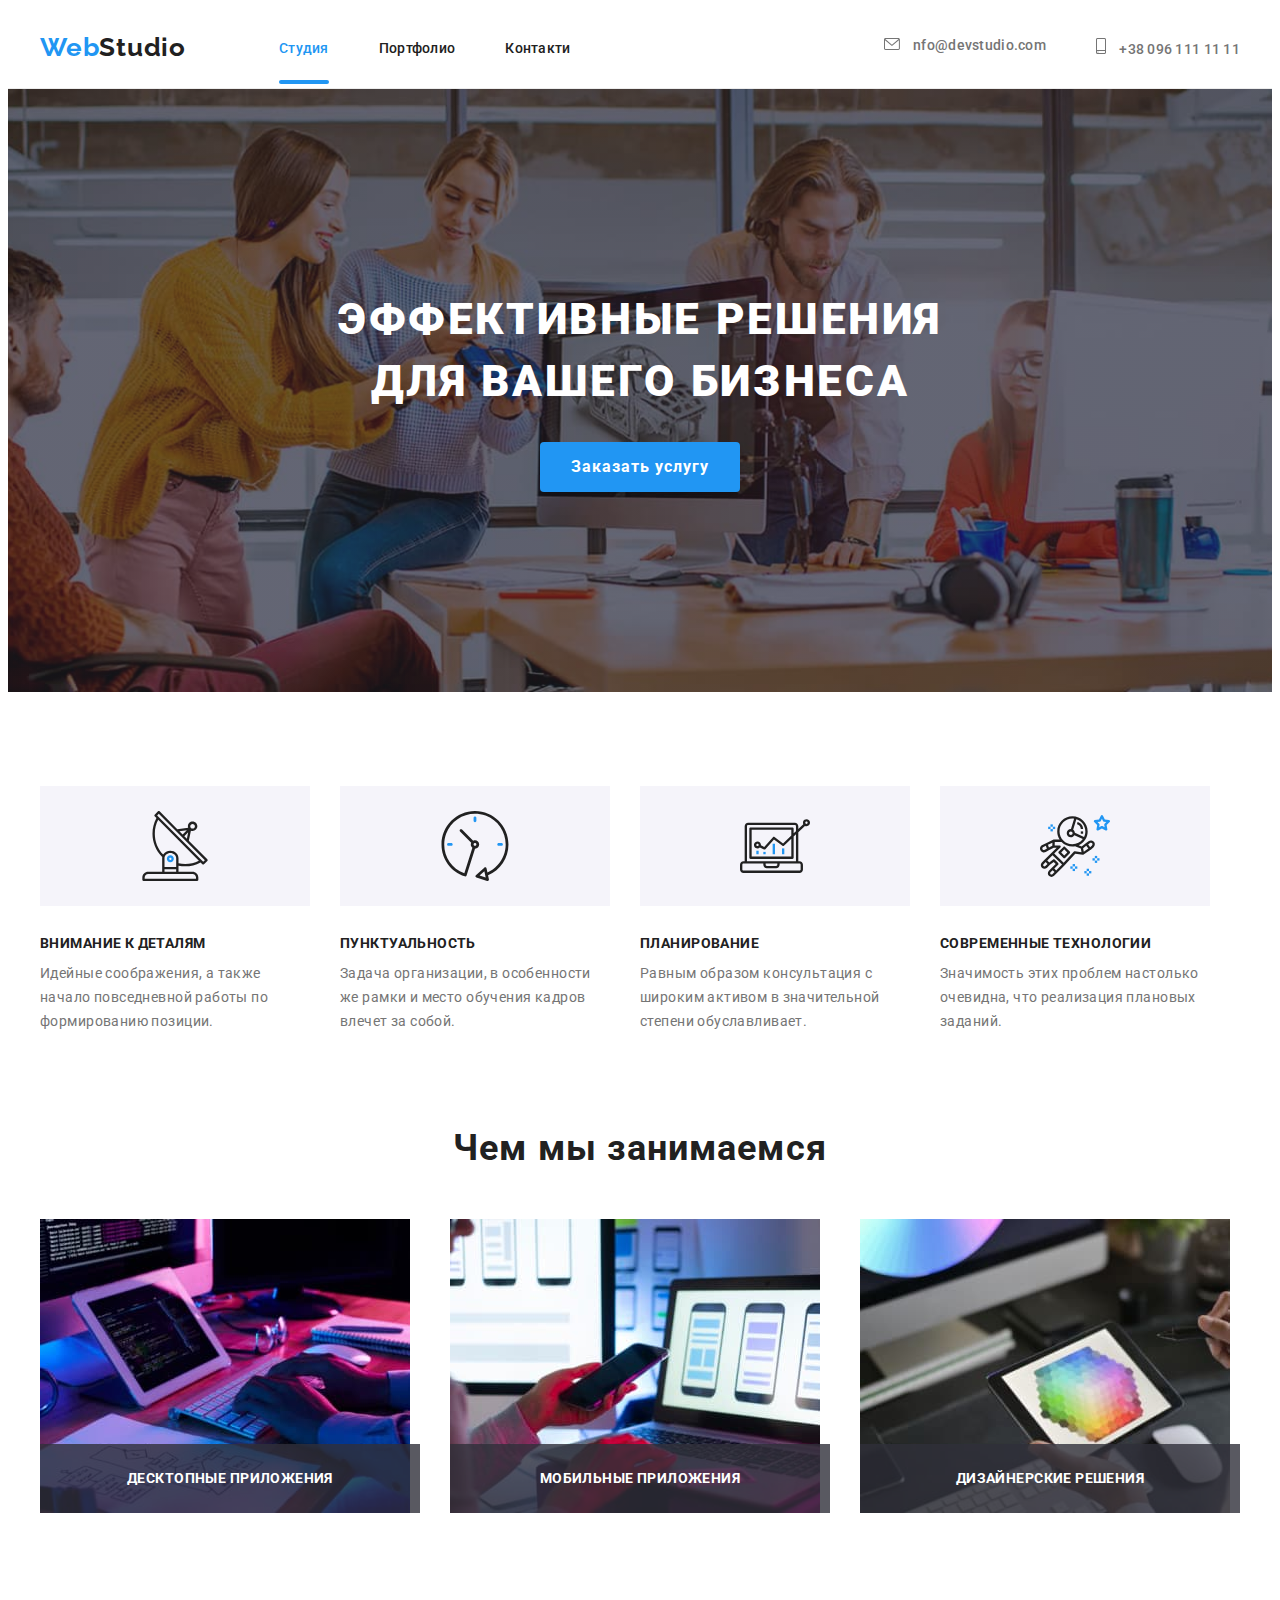
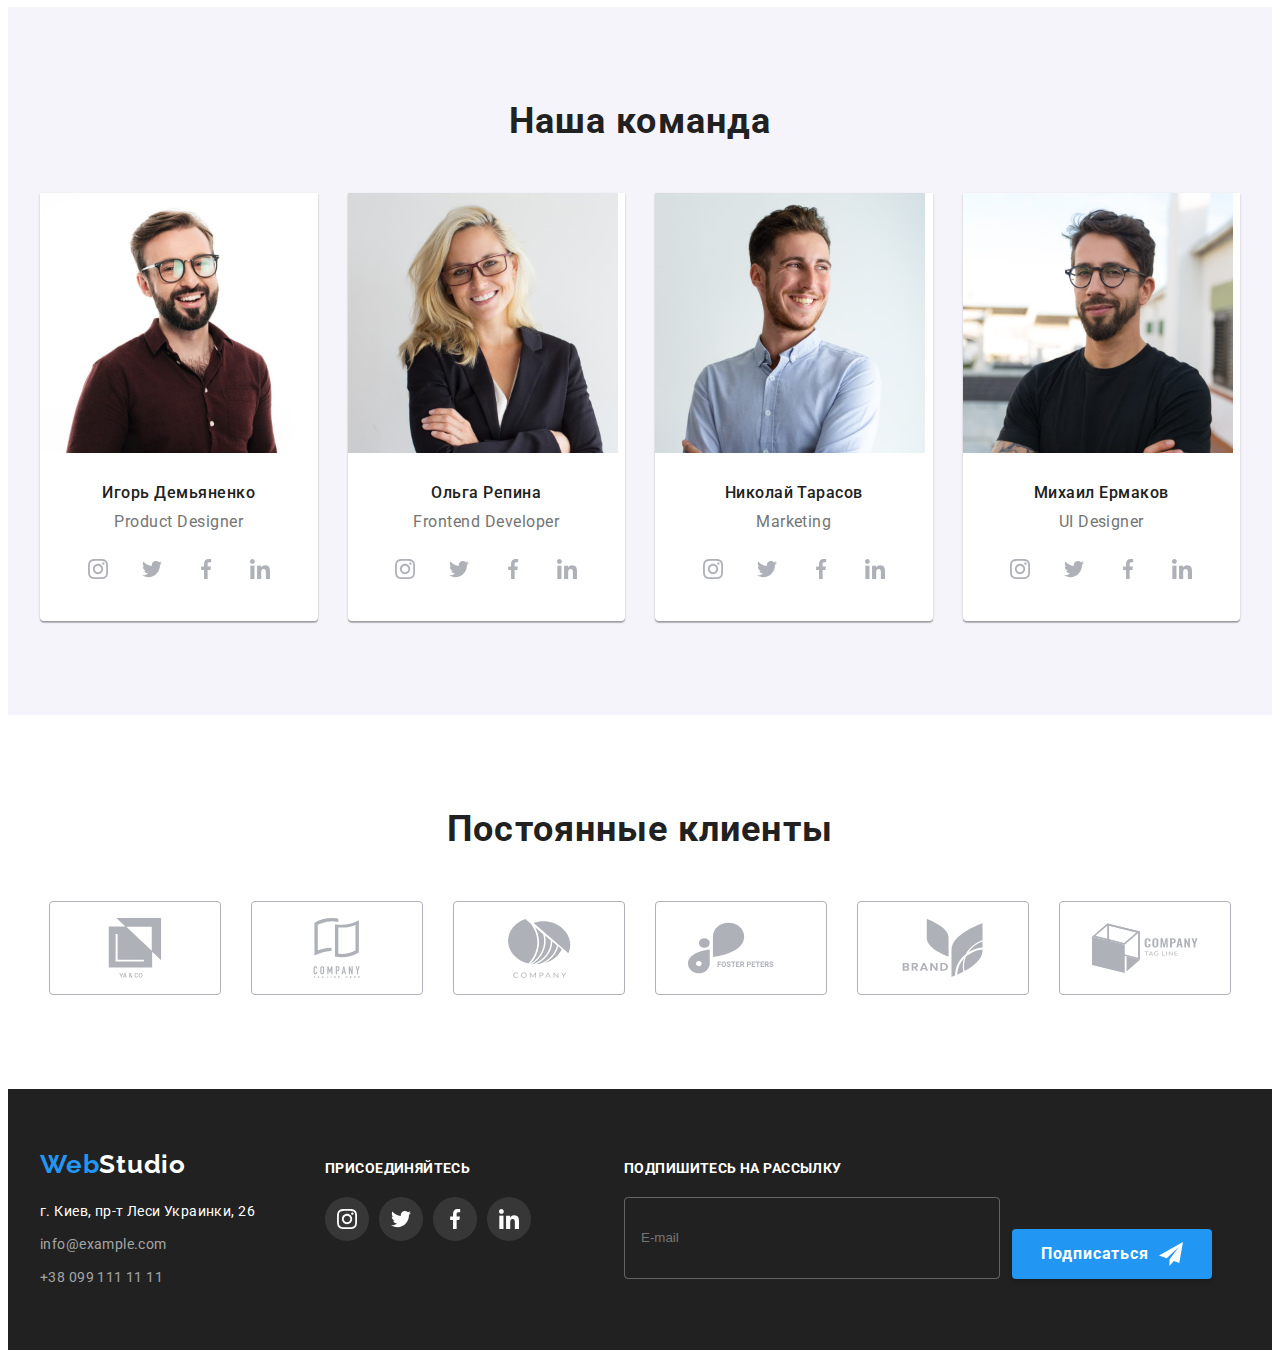
<file: index.html>
<!DOCTYPE html>
<html lang="ru">
<head>
    <meta charset="UTF-8"/>
    <meta http-equiv="X-UA-Compatible" content="IE=edge"/>
    <meta name="viewport" content="width=device-width, initial-scale=1.0"/>
    <title>Document</title>
<link href="https://fonts.googleapis.com/css2?family=Raleway:wght@700&family=Roboto:wght@400;500;700;900&display=swap"
    rel="stylesheet">
    <link rel="stylesheet" href="https://cdnjs.cloudflare.com/ajax/libs/modern-normalize/1.1.0/modern-normalize.min.css"
        integrity="sha512-wpPYUAdjBVSE4KJnH1VR1HeZfpl1ub8YT/NKx4PuQ5NmX2tKuGu6U/JRp5y+Y8XG2tV+wKQpNHVUX03MfMFn9Q=="
        crossorigin="anonymous" referrerpolicy="no-referrer" />
    <link rel="stylesheet" href="./css/main.min.css">
</head>

<body>
<!--верхня линия-->
    <header class="header">
        <div class="header-container container">
        <nav class="nav">
            <a class="nav__logo logo" href="">Web<span class="nav__count logo--accent-dark">Studio</span> </a>
            <ul class="site-nav__list">
                <li class="site-nav__item
                "> <a class="site-nav__link current " href="./index.html">Студия</a></li>
                <li class="site-nav__item
                ">  <a class="site-nav__link" href="./portfolio.html">Портфолио</a></li>
                <li class="site-nav__item
                "> <a class="site-nav__link" href="">Контакти</a></li>
             </ul>
         </nav>
          <ul class="site">
           <li class="site__item"> 
               <a class="site__link" href="mailto:info@devstudio.com">
                   <svg class="site__icon " width="16" height="12">
                       <use href="./imag/icon/symbol-defs.svg#icon-mail"></use>
                   </svg>
           nfo@devstudio.com
        </a>
    </li>
               <li class="site__item"> 
                   <a class="site__link" href="tel:+380961111111">
                       <svg class="site__icon" width="10" height="16">
                    <use href="./imag/icon/symbol-defs.svg#icon-smartphone"></use>
                </svg>
                       +38 096 111 11 11</a></li>
        </ul>
        </div>
    </header>

     <main>
 <!-- шапка -->
    <section class="hero" >
        <div class="container">
           <div class="hero-content">

        <h1 class="hero-content__title">Эффективные решения для вашего бизнеса</h1>
        <button class="hero-content__button  button" type="button" data-modal-open>Заказать услугу</button>
        </div>
</div>
    </section>

 <!-- особенности, заголовок не відображається -->

 <section class="section-features">
    <div class="container">
     <h2 class="visually-hidden">Особенности</h2>
     <ul class="features__list">
         <li class="features__item">
             <div class="features__item-wrap">
            <svg class="features__icon" width="70" height="70"> 
            <use href="./imag/icon/symbol-defs.svg#icon-antenna" ></use>
            </svg>
            </div>
             <h3 class="features__title" >Внимание к деталям</h3>
             <p class="features__text">Идейные соображения, а также начало повседневной работы по формированию позиции.</p>
         </li>
         <li class="features__item">
            <div class="features__item-wrap">
            <svg class="features__icon" width="70" height="70">
                <use href="./imag/icon/symbol-defs.svg#icon-clock" ></use>
            </svg>
            </div>
             <h3 class="features__title">Пунктуальность</h3>
             <p class="features__text"> Задача организации, в особенности же рамки и место обучения кадров влечет за собой.</p>
         </li>
         <li class="features__item">
            <div class="features__item-wrap">
            <svg class="features__icon" width="70" height="70">
                <use href="./imag/icon/symbol-defs.svg#icon-diagram" ></use>
            </svg>
            </div>
             <h3 class="features__title">Планирование</h3>
             <p class="features__text">Равным образом консультация с широким активом в значительной степени обуславливает.</p>
         </li>
         <li class="features__item">
            <div class="features__item-wrap">
            <svg class="features__icon" width="70" height="70">
                <use href="./imag/icon/symbol-defs.svg#icon-astronaut" ></use>
            </svg>
            </div>
             <h3 class="features__title">Современные технологии</h3>
             <p class="features__text">Значимость этих проблем настолько очевидна, что реализация плановых заданий.</p>
         </li>
     </ul>
    </div>
 </section>


 <!-- Чем мы занимаемся -->
 <section class="section-work section">
    <div class="container">
     <h2 class="section-work__title title">Чем мы занимаемся</h2>
     <ul class="section-work__list">
         <li class="section-work__item">
                <img src="./imag/box1.jpg" alt="" width="370">
            <p class="section-work__text">Десктопные приложения</p>
        </li>
         <li class="section-work__item"> 
             <img src="./imag/box2.jpg" alt="" width="370">
            <p class="section-work__text">Мобильные приложения</p>
        </li>
         <li class="section-work__item">
             <img src="./imag/box3.jpg" alt="" width="370">
             <p class="section-work__text">Дизайнерские решения</p>
            </li>
     </ul>
    </div>
 </section>

 <!-- Наша команда -->
 <section class="section-team section">
    <div class="container">
     <h2 class="section-team__title title">Наша команда</h2>
     <ul class="benefits">
         <li class="benefits__item">
            <img src="./imag/img1.jpg" alt="Игорь Демьяненко" width="270">
            <h3 class="benefits__title">Игорь Демьяненко</h3>
            <p class="benefits__text">Product Designer</p>

             <ul class="benefits-list  socials-list">
                 <li class="socials-list__item" >
                     <a href="" class="socials-list__link" > 
                         <svg class="socials-list__icon" width="20" height="20">
                             <use href="./imag/icon/symbol-defs.svg#icon-instagram"></use>
                         </svg>
                    </a>
                </li>
                <li class="socials-list__item">
                    <a href="" class="socials-list__link">
                        <svg class="socials-list__icon" width="20" height="20">
                            <use href="./imag/icon/symbol-defs.svg#icon-twitter"></use>
                        </svg>
                    </a>
                </li>
                <li class="socials-list__item">
                    <a href="" class="socials-list__link">
                        <svg class="socials-list__icon" width="20" height="20">
                            <use href="./imag/icon/symbol-defs.svg#icon-facebook"></use>
                        </svg>
                    </a>
                </li>
                <li class="socials-list__item">
                    <a href="" class="socials-list__link">
                        <svg class="socials-list__icon" width="20" height="20">
                            <use href="./imag/icon/symbol-defs.svg#icon-linkedin"></use>
                        </svg>
                    </a>
                </li>        
        </ul>
         </li>
         <li class="benefits__item">
             <img src="./imag/img2.jpg" alt="Ольга Репина" width="270">
             <h3 class="benefits__title">Ольга Репина</h3>
             <p class="benefits__text"> Frontend Developer</p>

            <ul class="benefits-list socials-list">
                <li class="socials-list__item">
                    <a href="" class="socials-list__link">
                        <svg class="socials-list__icon" width="20" height="20">
                            <use href="./imag/icon/symbol-defs.svg#icon-instagram"></use>
                        </svg>
                    </a>
                </li>
                <li class="socials-list__item">
                    <a href="" class="socials-list__link">
                        <svg class="socials-list__icon" width="20" height="20">
                            <use href="./imag/icon/symbol-defs.svg#icon-twitter"></use>
                        </svg>
                    </a>
                </li>
                <li class="socials-list__item">
                    <a href="" class="socials-list__link">
                        <svg class="socials-list__icon" width="20" height="20">
                            <use href="./imag/icon/symbol-defs.svg#icon-facebook"></use>
                        </svg>
                    </a>
                </li>
                <li class="socials-list__item">
                    <a href="" class="socials-list__link">
                        <svg class="socials-list__icon" width="20" height="20">
                            <use href="./imag/icon/symbol-defs.svg#icon-linkedin"></use>
                        </svg>
                    </a>
                </li>
            </ul>
         </li>

         <li class="benefits__item">
             <img src="./imag/img3.jpg" alt="Николай Тарасов" width="270">
             <h3 class="benefits__title">Николай Тарасов</h3>
             <p class="benefits__text">Marketing</p>
            <ul class="benefits-list socials-list">

                <li class="socials-list__item">
                    <a href="" class="socials-list__link">
                        <svg class="socials-list__icon" width="20" height="20">
                            <use href="./imag/icon/symbol-defs.svg#icon-instagram"></use>
                        </svg>
                    </a>
                </li>
                <li class="socials-list__item">
                    <a href="" class="socials-list__link">
                        <svg class="socials-list__icon" width="20" height="20">
                            <use href="./imag/icon/symbol-defs.svg#icon-twitter"></use>
                        </svg>
                    </a>
                </li>
                <li class="socials-list__item">
                    <a href="" class="socials-list__link">
                        <svg class="socials-list__icon" width="20" height="20">
                            <use href="./imag/icon/symbol-defs.svg#icon-facebook"></use>
                        </svg>
                    </a>
                </li>
                <li class="socials-list__item">
                    <a href="" class="socials-list__link">
                        <svg class="socials-list__icon" width="20" height="20">
                            <use href="./imag/icon/symbol-defs.svg#icon-linkedin"></use>
                        </svg>
                    </a>
                </li>
            </ul>
         </li>

         <li class="benefits__item">
             <img src="./imag/img4.jpg" alt="Михаил Ермаков" width="270">
             <h3 class="benefits__title">Михаил Ермаков</h3>
             <p class="benefits__text">UI Designer</p>
            <ul class="benefits-list socials-list">

                <li class="socials-list__item">
                    <a href="" class="socials-list__link">
                        <svg class="socials-list__icon" width="20" height="20">
                            <use href="./imag/icon/symbol-defs.svg#icon-instagram"></use>
                        </svg>
                    </a>
                </li>
                <li class="socials-list__item">
                    <a href="" class="socials-list__link">
                        <svg class="socials-list__icon" width="20" height="20">
                            <use href="./imag/icon/symbol-defs.svg#icon-twitter"></use>
                        </svg>
                    </a>
                </li>
                <li class="socials-list__item">
                    <a href="" class="socials-list__link">
                        <svg class="socials-list__icon" width="20" height="20">
                            <use href="./imag/icon/symbol-defs.svg#icon-facebook"></use>
                        </svg>
                    </a>
                </li>
                <li class="socials-list__item">
                    <a href="" class="socials-list__link">
                        <svg class="socials-list__icon" width="20" height="20">
                            <use href="./imag/icon/symbol-defs.svg#icon-linkedin"></use>
                        </svg>
                    </a>
                </li>
            </ul>
         </li>
     </ul>
    </div>
 </section>

 <!-- Постоянные клиенты -->

 <section class="clients section ">
     <div class="container">
         <h2 class="clients__title title">Постоянные клиенты</h2>
         <ul class="clients__list">
             <li class="clients__item">
                 <div class="clients__wrap">
                     <a href="" class="clients__link" >
                     <svg class="clients__icon" width="106" height="60" >
                       <use href="./imag/icon/symbol-defs.svg#icon-group1">

                       </use>  
                     </svg>
                    </a>

                 </div>
                </li>
                <li class="clients__item">
                    <div class="clients__wrap">
                        <a href="" class="clients__link">
                            <svg class="clients__icon" width="106" height="60">
                                <use href="./imag/icon/symbol-defs.svg#icon-group2">
                
                                </use>
                            </svg>
                        </a>
                
                    </div>
                </li>
                <li class="clients__item">
                    <div class="clients__wrap">
                        <a href="" class="clients__link">
                            <svg class="clients__icon" width="106" height="60">
                                <use href="./imag/icon/symbol-defs.svg#icon-group3">
                
                                </use>
                            </svg>
                        </a>
                
                    </div>
                </li>
                <li class="clients__item">
                    <div class="clients__wrap">
                        <a href="" class="clients__link">
                            <svg class="clients__icon" width="106" height="60">
                                <use href="./imag/icon/symbol-defs.svg#icon-group4">
                
                                </use>
                            </svg>
                        </a>
                
                    </div>
                </li>
                <li class="clients__item">
                    <div class="clients__wrap">
                        <a href="" class="clients__link">
                            <svg class="clients__icon" width="106" height="60" >
                                <use href="./imag/icon/symbol-defs.svg#icon-group5">
                
                                </use>
                            </svg>
                        </a>
                
                    </div>
                </li>
                <li class="clients__item">
                    <div class="clients__wrap">
                        <a href="" class="clients__link">
                            <svg class="clients__icon" width="106" height="60">
                                <use href="./imag/icon/symbol-defs.svg#icon-group6">
                
                                </use>
                            </svg>
                        </a>
                
                    </div>
                </li>
         </ul>
     </div>

 </section>
 
</main>

<!-- футер -->
<footer class="footer">
    <div class="container">
        <div class="footer-content">
        <div class="footer-address">
<a class="footer__logo logo" href="">Web<span class="footer__count logo--accent-light">Studio</span> </a>
    <address class="address">

    <ul class="address__list">
        <li class="address__item">
            <a class="address__link address-nav" href="">г. Киев, пр-т Леси Украинки, 26</a></li>
        <li class="address__item">
            <a class="address__link address-widget" href="mailto:info@example.com"> info@example.com</a></li>
        <li class="address__item"> 
            <a class="address__link address-widget" href="tel:+380991111111">+38 099 111 11 11</a></li>
    </ul>
    </address>
    </div>

    <div class="footer-icon">
        <p class="footer-icon__text">Присоединяйтесь</p>
        <ul class="footer-icon__list">
            <li class="footer-icon__item socials-list__item">
            <a href="" class="footer-icon__link socials-list__link">
                <svg class="" width="20" height="20">
                    <use href="./imag/icon/symbol-defs.svg#icon-instagram"></use>
                </svg>
            </a>
            </li>
            <li class="footer-icon__item socials-list__item">
                <a href="" class="footer-icon__link socials-list__link">
                    <svg class="" width="20" height="20">
                        <use href="./imag/icon/symbol-defs.svg#icon-twitter"></use>
                    </svg>
                    </a>
            </li>
            <li class="footer-icon__item socials-list__item">
                <a href="" class="footer-icon__link socials-list__link">
                    <svg class="" width="20" height="20">
                        <use href="./imag/icon/symbol-defs.svg#icon-facebook"></use>
                    </svg>
                    </a>
            </li>
            <li class="footer-icon__item socials-list__item">
                <a href="" class="footer-icon__link socials-list__link">
                    <svg class="" width="20" height="20">
                        <use href="./imag/icon/symbol-defs.svg#icon-linkedin"></use>
                    </svg>
                    </a>
            </li>
        </ul>
       
    </div>

    <form class="footer-form" autocomplete="off">
        <div class="footer-form__field">
        <label for="mail" class="footer-form__ladel" >Подпишитесь на рассылку</label>
        <input type="email" class="footer-form__mail" name="mail" id="mail" placeholder="E-mail">
        </div>

        <button type="submit" class="footer-form__btn button " >Подписаться
            <svg class="footer-form__icon" width="24" height="24">
                <use href="./imag/icon/modal.svg#icon-send"> </use>
            </svg>
        </button>

    </form>



    </div>
    </div>
</footer>

<!-- модалка -->
<div class="backdrop is-hidden" data-modal>
    <div class="modal">
        <button  type="button" class="modal-btn " data-modal-close>
            <svg width="18" height="18">
                <use href="./imag/icon/modal.svg#icon-close"></use>
            </svg>
        </button>

        <div class="modal-content">
            <p class="modal-content-title">Оставьте свои данные, мы вам перезвоним</p>
            <form class="modal-content-form">
                <div class="content-menu">
                <label for="name" class="modal-content-label"> Имя</label>
                <input type="text" class="modal-content-input" name="name" id="name" >
                <svg class="modal-content-icon" width="18" height="18">
                    <use href="./imag/icon/modal.svg#icon-person"></use>
                </svg>
                </div>

                <div class="content-menu">
                <label for="phon" class="modal-content-label">Телефон</label>
                <input type="tel" class="modal-content-input" name="phon" id="phon" >
                <svg class="modal-content-icon" width="18" height="18">
                    <use href="./imag/icon/modal.svg#icon-phone"></use>
                </svg>
                </div>

                <div class="content-menu">
                <label for="mail" class="modal-content-label"> Почта</label>
                <input type="email" class="modal-content-input" name="mail" id="mail">
                <svg class="modal-content-icon" width="18" height="18">
                    <use href="./imag/icon/modal.svg#icon-email"></use>
                </svg>
                </div>

                <div class="content-menu">    
                <label for="comment" class="modal-content-label"> Комментарий</label>
                <textarea name="comment" id="comment"  class="modal-comment" placeholder="Введите текст"></textarea>
                </div>

                <div class="checkbox">
                    <input type="checkbox" 
                    class="checkbox-input visually-hidden" 
                    name="topic"
                    id="topic">
                    <label for="topic" class="checkbox-label">
                         <span class="checkbox-icon">
                            <svg class="checkbox-icon-check" width="16" height="15">
                                <use href="./imag/icon/modal.svg#icon-check"></use>
                            </svg>
                        </span>
                        Соглашаюсь с рассылкой и принимаю <a href="" class="checkbox-link">Условия договора</a> 
                
                </label>
                </div>

            <button type="submit" class="content-btn button">Отправить</button>

            </form>
        </div>

    </div>
</div>

<script src="./js/modal.js"></script>

</body>
</html>
</file>
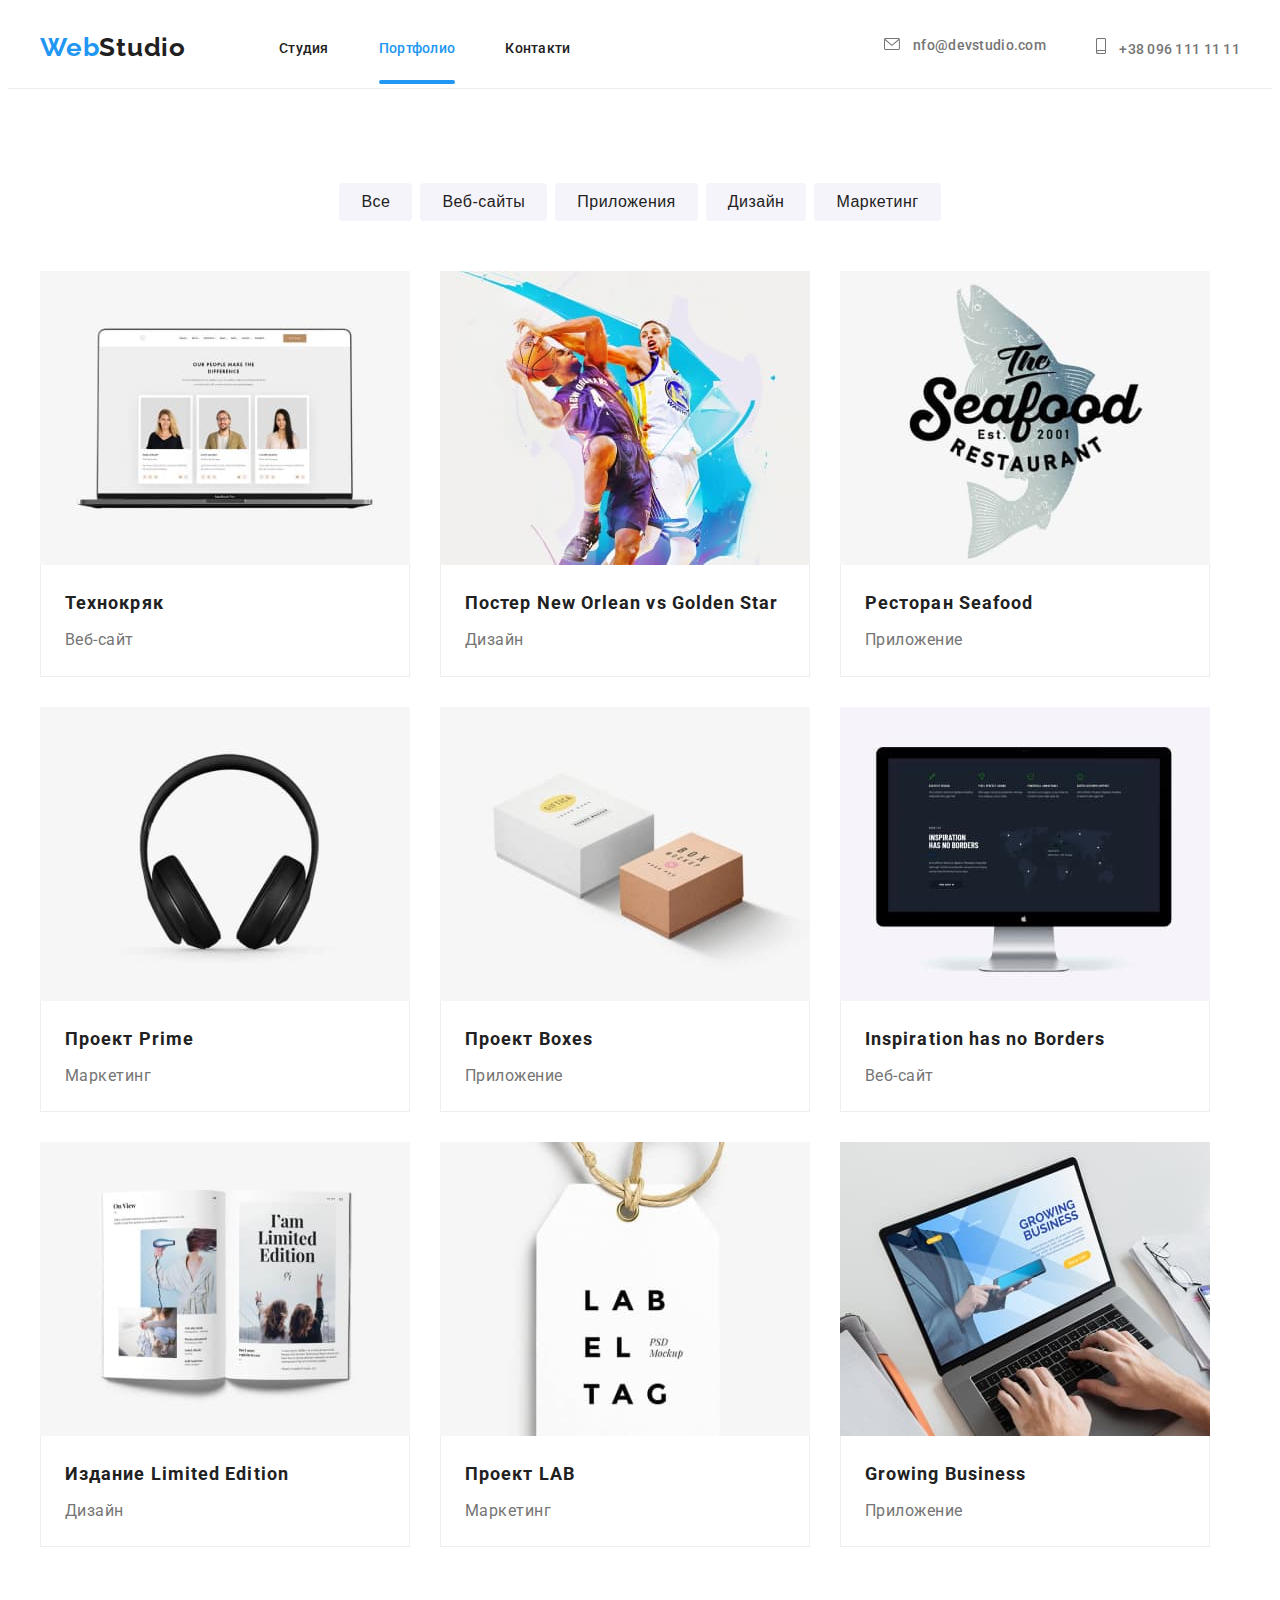
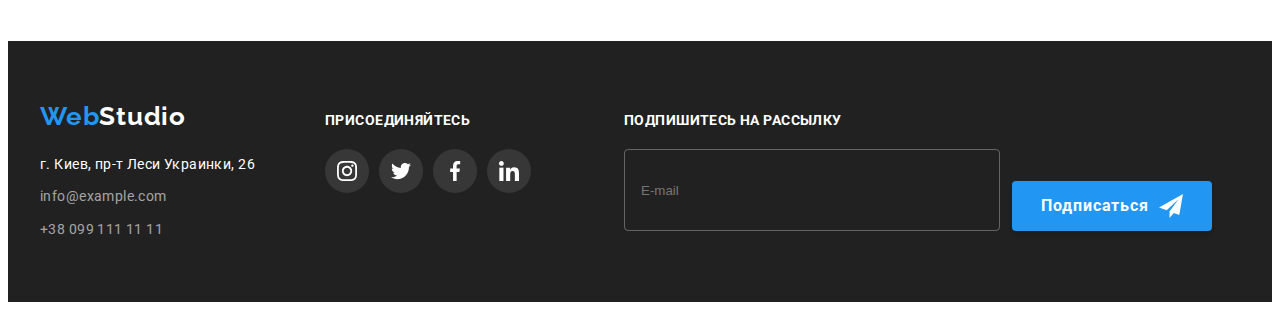
<file: portfolio.html>
<!DOCTYPE html>
<html lang="ru">

<head>
    <meta charset="UTF-8">
    <meta http-equiv="X-UA-Compatible" content="IE=edge">
    <meta name="viewport" content="width=device-width, initial-scale=1.0">
    <title>Document</title>
    <link href="https://fonts.googleapis.com/css2?family=Raleway:wght@700&family=Roboto:wght@400;500;700;900&display=swap"
        rel="stylesheet">
        <link rel="stylesheet" href="https://cdnjs.cloudflare.com/ajax/libs/modern-normalize/1.1.0/modern-normalize.min.css"
            integrity="sha512-wpPYUAdjBVSE4KJnH1VR1HeZfpl1ub8YT/NKx4PuQ5NmX2tKuGu6U/JRp5y+Y8XG2tV+wKQpNHVUX03MfMFn9Q=="
            crossorigin="anonymous" referrerpolicy="no-referrer" />
    <link rel="stylesheet" href="./css/main.min.css">
</head>

<body>
    <!--верхня линия-->

<header class="header">
    <div class="header-container container">
        <nav class="nav">
            <a class="nav__logo logo" href="">Web<span class="nav__count logo--accent-dark">Studio</span> </a>
            <ul class="site-nav__list">
                <li class="site-nav__item
                "> <a class="site-nav__link " href="./index.html">Студия</a></li>
                <li class="site-nav__item
                "> <a class="site-nav__link current" href="./portfolio.html">Портфолио</a></li>
                <li class="site-nav__item
                "> <a class="site-nav__link" href="">Контакти</a></li>
            </ul>
        </nav>
        <ul class="site">
            <li class="site__item">
                <a class="site__link" href="mailto:info@devstudio.com">
                    <svg class="site__icon " width="16" height="12">
                        <use href="./imag/icon/symbol-defs.svg#icon-mail"></use>
                    </svg>
                    nfo@devstudio.com
                </a>
            </li>
            <li class="site__item">
                <a class="site__link" href="tel:+380961111111">
                    <svg class="site__icon" width="10" height="16">
                        <use href="./imag/icon/symbol-defs.svg#icon-smartphone"></use>
                    </svg>
                    +38 096 111 11 11</a>
            </li>
        </ul>
    </div>
</header>

   
    <!-- портфоліо -->
    
    <main>
        <section class="portfolio">
            <div class="container">
            <h1 class="portfolio__title visually-hidden ">Портфолио</h1>
           <ul class="portfolio__list">
               <li class="portfolio__item" >
                   <button class="portfolio__btn" type="button">Все</button></li>
               <li class="portfolio__item" >
                   <button class="portfolio__btn" type="button">Веб-сайты</button></li>
               <li class="portfolio__item" >
                   <button class="portfolio__btn" type="button">Приложения</button></li>
               <li class="portfolio__item" >
                   <button class="portfolio__btn" type="button">Дизайн</button></li>
               <li class="portfolio__item" >
                   <button class="portfolio__btn" type="button">Маркетинг</button></li>    
            </ul>

            <ul class="content">
                <li class="content__item">
                    <a class="content__link" href="">
                        <div class="content__wrap">
                        <img src="./imag/page2/img1.jpg" alt="" width="370">
                        <p class="content__wrap-text">Ресурс предлагает комплексные предложения с разным уровнем функционала и сервисов. Все это позволит посетителю получить
                        исчерпывающие сведения о компании или частном лице.</p>
                        </div>
                        <div class="content__count">
                        <h2 class="content__title">Технокряк</h2>
                        <p class="content__text">Веб-сайт</p>
                    </div>
                    </a>
                </li>
                <li class="content__item">
                    <a class="content__link" href="">
                        <div class="content__wrap">
                        <img src="./imag/page2/img2.jpg" alt="" width="370">
                        <p class="content__wrap-text">Ресурс предлагает комплексные предложения с разным уровнем функционала и сервисов. Все это
                            позволит посетителю получить
                            исчерпывающие сведения о компании или частном лице.</p>
                        </div>
                        <div class="content__count">
                        <h2 class="content__title">Постер New Orlean vs Golden Star</h2>
                        <p class="content__text" >Дизайн</p> 
                    </div>
                    </a>
                </li>
                <li class="content__item">
                    <a class="content__link" href="">
                        <div class="content__wrap">
                        <img src="./imag/page2/img3.jpg" alt="" width="370">
                        <p class="content__wrap-text">Ресурс предлагает комплексные предложения с разным уровнем функционала и сервисов. Все это
                            позволит посетителю получить
                            исчерпывающие сведения о компании или частном лице.</p>
                        </div>
                        <div class="content__count">
                        <h2 class="content__title">Ресторан Seafood</h2>
                        <p class="content__text" >Приложение</p>
                        </div>
                    </a>
                </li>
                <li class="content__item">
                    <a class="content__link" href="">
                        <div class="content__wrap">
                        <img src="./imag/page2/img4.jpg" alt="" width="370">
                        <p class="content__wrap-text">Ресурс предлагает комплексные предложения с разным уровнем функционала и сервисов. Все это
                            позволит посетителю получить
                            исчерпывающие сведения о компании или частном лице.</p>
                        </div>
                        <div class="content__count">
                        <h2 class="content__title">Проект Prime</h2>
                        <p class="content__text" >Маркетинг</p>
                        </div>
                    </a>
                </li>
                <li class="content__item">
                    <a class="content__link" href="">
                        <div class="content__wrap">
                        <img src="./imag/page2/img5.jpg" alt="" width="370">
                        <p class="content__wrap-text">Ресурс предлагает комплексные предложения с разным уровнем функционала и сервисов. Все это
                            позволит посетителю получить
                            исчерпывающие сведения о компании или частном лице.</p>
                        </div>
                        <div class="content__count">
                        <h2 class="content__title">Проект Boxes</h2>
                        <p class="content__text" >Приложение</p>
                        </div>
                    </a>
                </li>
                <li class="content__item">
                    <a class="content__link" href="">
                        <div class="content__wrap">
                        <img src="./imag/page2/img6.jpg" alt="" width="370">
                        <p class="content__wrap-text">Ресурс предлагает комплексные предложения с разным уровнем функционала и сервисов. Все это
                            позволит посетителю получить
                            исчерпывающие сведения о компании или частном лице.</p>
                        </div>
                        <div class="content__count">
                        <h2 class="content__title">Inspiration has no Borders</h2>
                        <p class="content__text" >Веб-сайт</p>
                        </div>
                    </a>
                </li>
                <li class="content__item">
                    <a class="content__link" href="">
                        <div class="content__wrap">
                        <img src="./imag/page2/img7.jpg" alt="" width="370">
                        <p class="content__wrap-text">Ресурс предлагает комплексные предложения с разным уровнем функционала и сервисов. Все это
                            позволит посетителю получить
                            исчерпывающие сведения о компании или частном лице.</p>
                        </div>
                        <div class="content__count">
                        <h2 class="content__title">Издание Limited Edition</h2>
                        <p class="content__text" >Дизайн</p>
                        </div>
                    </a>
                </li>
                <li class="content__item">
                    <a class="content__link" href="">
                        <div class="content__wrap">
                        <img src="./imag/page2/img8.jpg" alt="" width="370">
                        <p class="content__wrap-text">Ресурс предлагает комплексные предложения с разным уровнем функционала и сервисов. Все это
                            позволит посетителю получить
                            исчерпывающие сведения о компании или частном лице.</p>
                        </div>
                        <div class="content__count">
                        <h2 class="content__title">Проект LAB</h2>
                        <p class="content__text" >Маркетинг</p>
                        </div>
                    </a>
                </li>
                <li class="content__item">
                    <a class="content__link" href="">
                        <div class="content__wrap">
                        <img src="./imag/page2/img9.jpg" alt="" width="370">
                        <p class="content__wrap-text">Ресурс предлагает комплексные предложения с разным уровнем функционала и сервисов. Все это
                            позволит посетителю получить
                            исчерпывающие сведения о компании или частном лице.</p>
                        </div>
                        <div class="content__count">
                        <h2 class="content__title">Growing Business</h2>
                        <p class="content__text" >Приложение</p>
                        </div>
                    </a>
                </li>
            </ul>
            </div>
        </section>

    </main>

    <!-- футер -->
<footer class="footer">
    <div class="container">
        <div class="footer-content">
            <div class="footer-address">
                <a class="footer__logo logo" href="">Web<span class="footer__count logo--accent-light">Studio</span>
                </a>
                <address class="address">

                    <ul class="address__list">
                        <li class="address__item">
                            <a class="address__link address-nav" href="">г. Киев, пр-т Леси Украинки, 26</a>
                        </li>
                        <li class="address__item">
                            <a class="address__link address-widget" href="mailto:info@example.com"> info@example.com</a>
                        </li>
                        <li class="address__item">
                            <a class="address__link address-widget" href="tel:+380991111111">+38 099 111 11 11</a>
                        </li>
                    </ul>
                </address>
            </div>

            <div class="footer-icon">
                <p class="footer-icon__text">Присоединяйтесь</p>
                <ul class="footer-icon__list">
                    <li class="footer-icon__item socials-list__item">
                        <a href="" class="footer-icon__link socials-list__link">
                            <svg class="" width="20" height="20">
                                <use href="./imag/icon/symbol-defs.svg#icon-instagram"></use>
                            </svg>
                        </a>
                    </li>
                    <li class="footer-icon__item socials-list__item">
                        <a href="" class="footer-icon__link socials-list__link">
                            <svg class="" width="20" height="20">
                                <use href="./imag/icon/symbol-defs.svg#icon-twitter"></use>
                            </svg>
                        </a>
                    </li>
                    <li class="footer-icon__item socials-list__item">
                        <a href="" class="footer-icon__link socials-list__link">
                            <svg class="" width="20" height="20">
                                <use href="./imag/icon/symbol-defs.svg#icon-facebook"></use>
                            </svg>
                        </a>
                    </li>
                    <li class="footer-icon__item socials-list__item">
                        <a href="" class="footer-icon__link socials-list__link">
                            <svg class="" width="20" height="20">
                                <use href="./imag/icon/symbol-defs.svg#icon-linkedin"></use>
                            </svg>
                        </a>
                    </li>
                </ul>

            </div>

            <form class="footer-form" autocomplete="off">
                <div class="footer-form__field">
                    <label for="mail" class="footer-form__ladel">Подпишитесь на рассылку</label>
                    <input type="email" class="footer-form__mail" name="mail" id="mail" placeholder="E-mail">
                </div>

                <button type="submit" class="footer-form__btn button ">Подписаться
                    <svg class="footer-form__icon" width="24" height="24">
                        <use href="./imag/icon/modal.svg#icon-send"> </use>
                    </svg>
                </button>

            </form>

        </div>
    </div>
</footer>
</body>
</html>
</file>
<file: css/main.min.css>
:root{--secondary-text-color: #757575;--title-text-color: #212121;--accent-color: #2196f3;--primari-white-color: #ffffff;--additional-color: rgba(255, 255, 255, 0.6);--additional-baskground-color: #f5f4fa;--primari-color-icon: #AFB1B8}.visually-hidden{position:absolute;white-space:nowrap;width:1px;height:1px;overflow:hidden;border:0;padding:0;clip:rect(0 0 0 0);clip-path:inset(50%);margin:-1px}p,h1,h2,h3,h4,h5,h6{margin:0}ul,ol{margin:0;padding:0;list-style:none}button{cursor:pointer}img{display:block;max-width:100%;height:auto}body{background-color:var(--primari-white-color);color:var(--title-text-color);font-family:Roboto, sans-serif}.container{width:1200px;padding-left:15px;padding-right:15px;margin:0 auto}.button{background-color:var(--accent-color);color:var(--primari-white-color);font-family:Roboto, sans-serif;font-weight:700;font-size:16px;line-height:1.87;border:none;border-radius:4px;box-shadow:0px 4px 4px rgba(0,0,0,0.15);min-width:200px;height:50px;text-align:center;letter-spacing:0.06em}.section{padding-bottom:94px;padding-top:94px}.section{padding-bottom:94px;padding-top:94px}.logo{color:#2196f3;font-family:Raleway;text-decoration:none;font-weight:700;font-size:26px;line-height:1.2;letter-spacing:0.03em}.logo--accent-dark{color:#212121}.logo--accent-light{color:var(--primari-white-color)}.title{color:var(--title-text-color);font-size:36px;line-height:1.16;letter-spacing:0.03em;text-align:center;margin-bottom:50px}.backdrop{position:fixed;width:100vw;height:100vh;background-color:rgba(48,48,48,0.376);top:0;transition:transform 250ms cubic-bezier(0.4, 0, 0.2, 1),opacity 250ms cubic-bezier(0.4, 0, 0.2, 1),visibility 250ms cubic-bezier(0.4, 0, 0.2, 1)}.modal{position:absolute;top:50%;left:50%;transform:translate(-50%, -50%);width:528px;min-height:581px;background-color:#ffffff;box-shadow:0px 1px 3px rgba(0,0,0,0.12),0px 1px 1px rgba(0,0,0,0.14),0px 2px 1px rgba(0,0,0,0.2);border-radius:4px}.is-hidden{opacity:0;pointer-events:none;visibility:hidden}.modal-btn{position:absolute;right:8px;top:8px;border-radius:50%;width:30px;height:30px;display:flex;justify-content:center;align-items:center;fill:#212121;background:#FFFFFF;border:1px solid rgba(0,0,0,0.1);transition:fill 250ms cubic-bezier(0.4, 0, 0.2, 1)}.modal-btn:hover{fill:#2196F3}.modal-content{padding:40px}.modal-content-title{font-weight:700;font-size:20px;line-height:1.15;text-align:center;letter-spacing:0.03em;margin-bottom:12px;color:#212121}.modal-content-form{display:flex;flex-direction:column}.content-menu{position:relative;display:flex;flex-direction:column}.content-menu:not(:last-child){margin-bottom:10px}.modal-content-label{font-size:12px;line-height:1.16;letter-spacing:0.01em;color:#757575;margin-bottom:4px}.modal-content-input{padding-left:43px;height:40px;border:1px solid rgba(33,33,33,0.2);border-radius:4px;transition:border 250ms cubic-bezier(0.4, 0, 0.2, 1),fill 250ms cubic-bezier(0.4, 0, 0.2, 1)}.modal-content-input:hover,.modal-content-input:focus{border:1px solid #2196F3}.modal-content-icon{position:absolute;top:70%;left:12px;transform:translateY(-70%)}.modal-content-input:hover+.modal-content-icon{fill:#2196F3}.modal-content-input:focus+.modal-content-icon{fill:#2196F3}.modal-comment{padding:12px 16px;height:120px;font-size:14px;line-height:1.14;letter-spacing:0.01em;resize:none;border:1px solid rgba(33,33,33,0.2);border-radius:4px}.checkbox{margin-top:10px;display:flex;justify-content:center;align-items:center}.checkbox-label{font-family:'Roboto';font-size:14px;line-height:1.71;letter-spacing:0.03em;color:#757575;display:flex;align-items:center}.checkbox-input:checked+.checkbox-label>span{background-color:var(--accent-color);border:none;color:#ffffff}.checkbox-icon{width:16px;height:15px;border:2px solid #303030;border-radius:2px;margin-right:5px;display:flex;align-items:center;justify-content:center;color:transparent}.checkbox-icon-check{fill:currentColor}.checkbox-link{margin-left:3px;color:var(--accent-color)}.content-btn{margin-top:30px}.header{padding-top:24px;padding-bottom:25px;border-bottom:1px solid #ececec}.header-container{display:flex;align-items:center}.nav{display:flex;align-items:center}.site-nav__list{display:flex;margin-left:93px}.site-nav__item:not(:last-child){margin-right:50px}.site-nav__link{color:var(--title-text-color);text-decoration:none;font-weight:500;font-size:14px;line-height:1.14;letter-spacing:0.02em;transition:color 250ms cubic-bezier(0.4, 0, 0.2, 1)}.site-nav__link:hover,.site-nav__link:focus{color:var(--accent-color)}.current{position:relative}.current::after{content:'';display:block;position:absolute;width:100%;height:4px;background-color:#2196F3;border-radius:2px;bottom:-28px}.site-nav__link.current{color:var(--accent-color)}.site{display:flex;margin-left:auto}.site__link{color:var(--secondary-text-color);text-decoration:none;font-weight:500;font-size:14px;line-height:1.14;letter-spacing:0.02em;transition:color 250ms cubic-bezier(0.4, 0, 0.2, 1)}.site__link:hover,.site__link:focus{color:var(--accent-color)}.site__item{display:flex;justify-content:center;align-items:baseline}.site__item:not(:last-child){margin-right:50px}.site__icon{margin-right:10px;fill:currentColor}.hero{background-color:#2f303a;max-width:1600px;min-height:600px;margin:0 auto;background-image:linear-gradient(rgba(47,48,58,0.4), rgba(47,48,58,0.4)),url(../imag/hero.jpg);background-repeat:no-repeat;background-position:center;background-size:cover}.hero-content{padding:200px 0 200px}.hero-content__title{color:var(--primari-white-color);font-weight:900;font-size:44px;line-height:1.4;letter-spacing:0.06em;text-transform:uppercase;margin:0 auto;text-align:center;margin-bottom:30px;max-width:696px}.hero-content__button{display:block;align-items:center;margin:0 auto}.section-features{padding-top:94px}.features__list{display:flex}.features__item{max-width:270px}.features__item:not(:last-child){margin-right:30px}.features__item-wrap{display:flex;height:120px;width:270px;justify-content:center;align-items:center;background-color:var(--additional-baskground-color)}.features__title{color:var(--title-text-color);text-transform:uppercase;font-weight:700;font-size:14px;line-height:1.14;letter-spacing:0.03em;margin-bottom:10px;margin-top:30px}.features__text{color:var(--secondary-text-color);font-size:14px;line-height:1.7;letter-spacing:0.03em}.section-work__list{display:flex;margin-right:-30px}.section-work__item{flex-basis:calc(100% / 3 - 30px);margin-right:30px;position:relative}.section-work__text{position:absolute;width:100%;bottom:0;padding-top:27px;padding-bottom:27px;font-weight:700;font-size:14px;line-height:1.14;text-align:center;letter-spacing:0.03em;text-transform:uppercase;color:#FFFFFF;background-color:rgba(47,48,58,0.8)}.section-team{background-color:#F5F4FA}.benefits{display:flex;margin-right:-30px}.benefits__item{flex-basis:calc(100% / 4 - 30px);margin-right:30px;background:#FFFFFF;box-shadow:0px 1px 3px rgba(0,0,0,0.12),0px 1px 1px rgba(0,0,0,0.14),0px 2px 1px rgba(0,0,0,0.2);border-radius:0px 0px 4px 4px}.benefits__title{color:var(--title-text-color);font-weight:500;font-size:16px;line-height:19px;text-align:center;letter-spacing:0.03em;margin-top:30px;margin-bottom:10px}.benefits__text{color:var(--secondary-text-color);font-size:16px;line-height:1.19;text-align:center;letter-spacing:0.03em;margin-bottom:16px}.socials-list__item+.socials-list__item{margin-left:10px}.socials-list{display:flex;justify-content:center;margin-bottom:30px}.socials-list__link{display:flex;width:44px;height:44px;border-radius:50%;justify-content:center;align-items:center;background-color:#FFFFFF;color:var(--primari-color-icon);transition:background-color 250ms cubic-bezier(0.4, 0, 0.2, 1),color 250ms cubic-bezier(0.4, 0, 0.2, 1)}.socials-list__link:hover,.socials-list__link:focus{background-color:#2196F3;color:#FFFFFF}.socials-list__icon{fill:currentColor}.clients__list{display:flex;justify-content:center;align-items:center}.clients__item:not(:last-child){margin-right:30px}.clients__link{width:170px;height:92px;border-radius:4px;border:1px solid var(--primari-color-icon);justify-content:center;align-items:center;display:flex;color:var(--primari-color-icon);transition:color 250ms cubic-bezier(0.4, 0, 0.2, 1)}.clients__link:hover,.clients__link:focus{color:#2196F3}.clients__icon{fill:currentColor}.portfolio{padding-top:94px;padding-bottom:94px}.portfolio__list{display:flex;justify-content:center;margin-bottom:50px}.portfolio__btn{background-color:var(--additional-baskground-color);color:var(--title-text-color);font-weight:500;font-size:16px;line-height:1.6;text-align:center;letter-spacing:0.03em;border:none;border-radius:4px;min-width:auto;display:block;height:38px;margin:0 auto;padding:6px 22px;transition:background-color 250ms cubic-bezier(0.4, 0, 0.2, 1),color 250ms cubic-bezier(0.4, 0, 0.2, 1),box-shadow 250ms cubic-bezier(0.4, 0, 0.2, 1)}.portfolio__btn:hover,.portfolio__btn:focus{background-color:var(--accent-color);color:var(--primari-white-color);box-shadow:0px 3px 1px rgba(0,0,0,0.1),0px 1px 2px rgba(0,0,0,0.08),0px 2px 2px rgba(0,0,0,0.12)}.portfolio__item:not(:last-child){margin-right:8px}.content{display:flex;flex-wrap:wrap;margin:-15px}.content__item{width:370px;margin:15px;transition:box-shadow 250ms cubic-bezier(0.4, 0, 0.2, 1)}.content__item:hover,.content__item:focus{box-shadow:0px 1px 1px rgba(0,0,0,0.12),0px 4px 4px rgba(0,0,0,0.06),1px 4px 6px rgba(0,0,0,0.16)}.content__link{text-decoration:none}.content__wrap{position:relative;overflow:hidden}.content__wrap-text{position:absolute;top:0;left:0;height:100%;font-weight:400;font-size:18px;line-height:1.5;letter-spacing:0.03em;color:#FFFFFF;background-color:rgba(33,150,243,0.9);padding:63px 24px;transform:translateY(100%);transition:transform 250ms cubic-bezier(0.4, 0, 0.2, 1)}.content__item:hover .content__wrap-text{transform:translate(0)}.content__count{padding:20px 24px;border:1px solid #eeeeee;border-top:0}.content__title{color:var(--title-text-color);font-weight:700;font-size:18px;line-height:2;letter-spacing:0.06em;margin-bottom:4px}.content__text{color:var(--secondary-text-color);font-size:16px;line-height:1.9;letter-spacing:0.03em}.footer{background-color:#212121;padding-top:60px;padding-bottom:60px}.footer-content{display:flex;align-items:baseline}.address{font-size:14px;line-height:1.7;font-style:normal;letter-spacing:0.03em}.address__list{margin-top:20px;margin-right:70px}.address__item:not(:last-child){margin-bottom:9px}.address-nav{color:var(--primari-white-color)}.address-widget{color:var(--additional-color)}.address__link{text-decoration:none;display:flex;transition:color 250ms cubic-bezier(0.4, 0, 0.2, 1)}.address__link:hover,.address__link:focus{color:var(--accent-color)}.footer-icon{align-items:baseline}.footer-icon__text{font-weight:700;font-size:14px;line-height:1.14;letter-spacing:0.03em;text-transform:uppercase;color:var(--primari-white-color)}.footer-icon__list{display:flex;justify-content:center;align-items:center;margin-top:20px}.footer-icon__link{background:rgba(255,255,255,0.1);fill:#FFFFFF}.footer-icon__link:hover,.footer-icon__link:focus{background-color:#2196F3}.footer-form{display:flex;margin-left:93px;align-items:flex-end}.footer-form__field{display:flex;flex-direction:column}.footer-form__ladel{font-weight:700;font-size:14px;line-height:1.14;letter-spacing:0.03em;text-transform:uppercase;color:#FFFFFF;margin-bottom:20px}.footer-form__mail{width:358px;height:50px;color:#FFFFFF;border:1px solid rgba(255,255,255,0.3);border-radius:4px;background-color:transparent;margin-right:12px;padding:15px 0 15px 16px}.footer-form__btn{display:flex;justify-content:center;align-items:center}.footer-form__icon{margin-left:10px;justify-content:center;align-items:center}
/*# sourceMappingURL=main.min.css.map */
</file>
